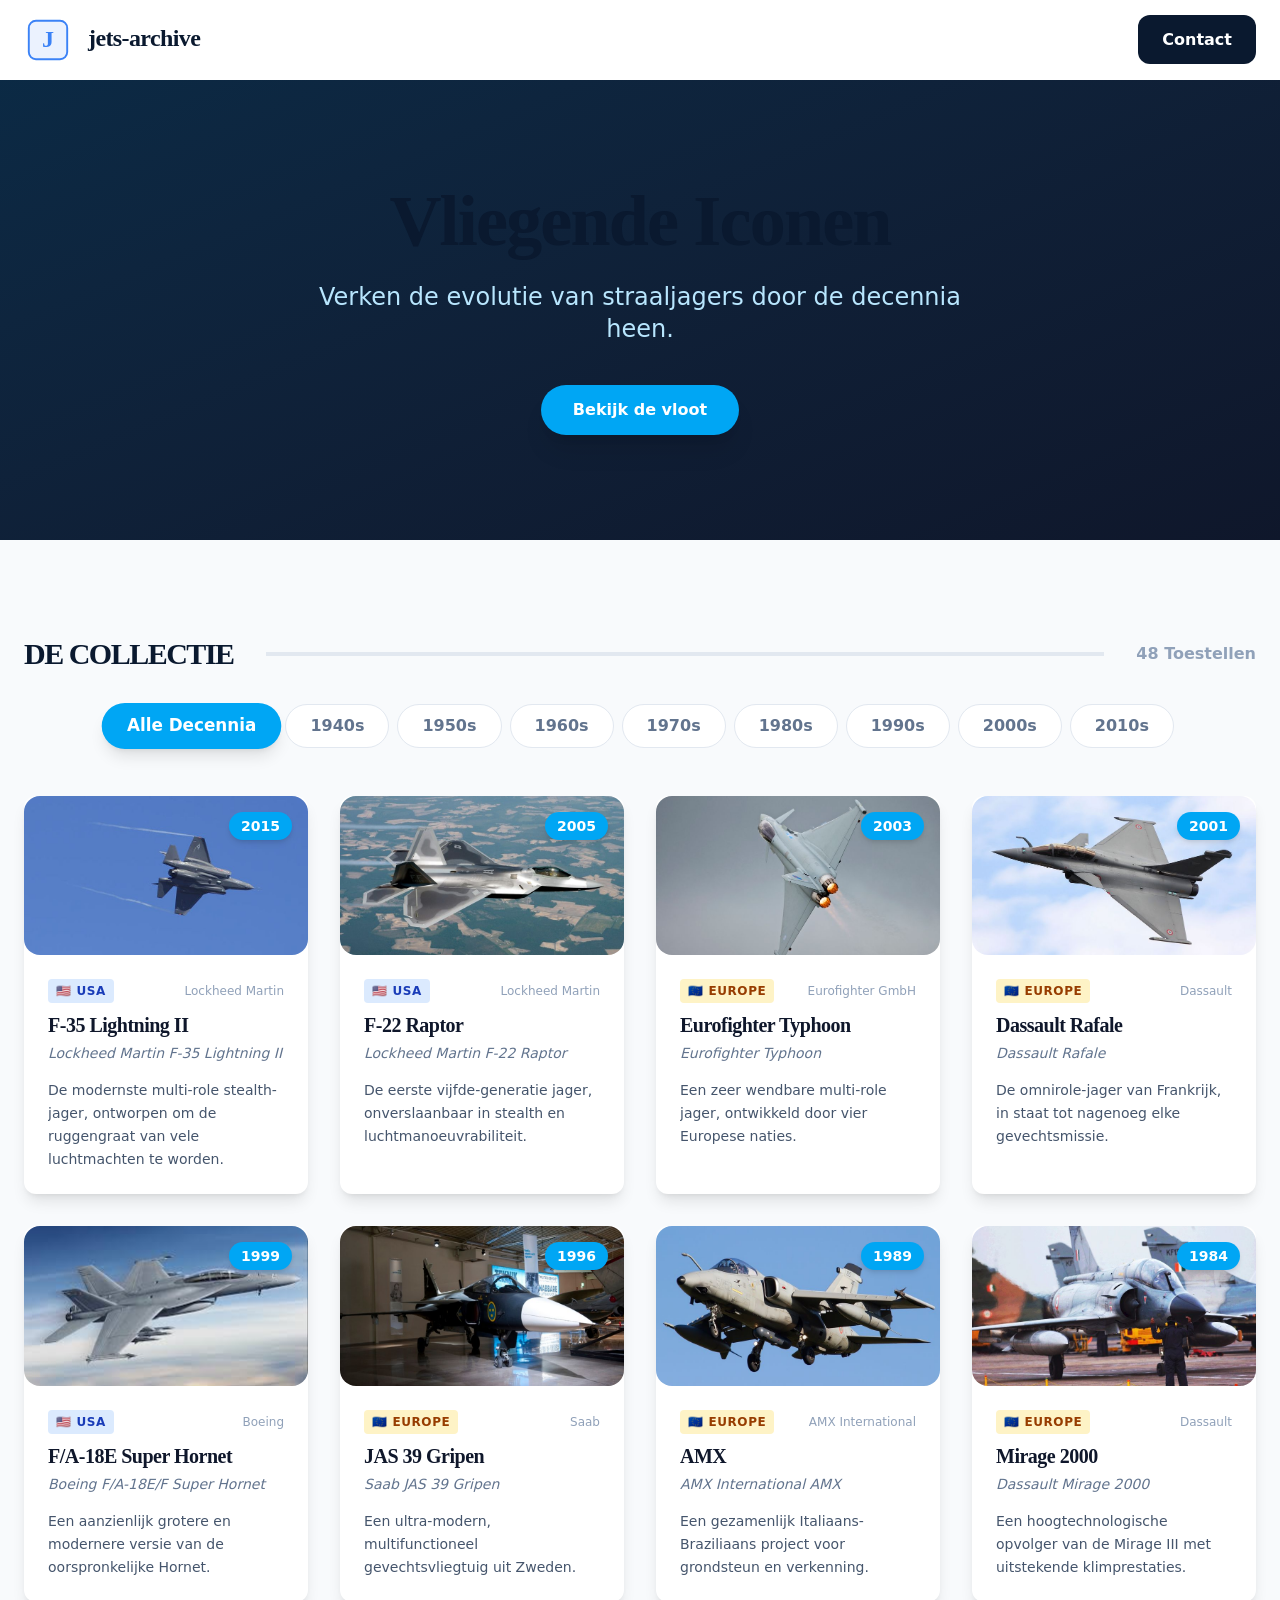
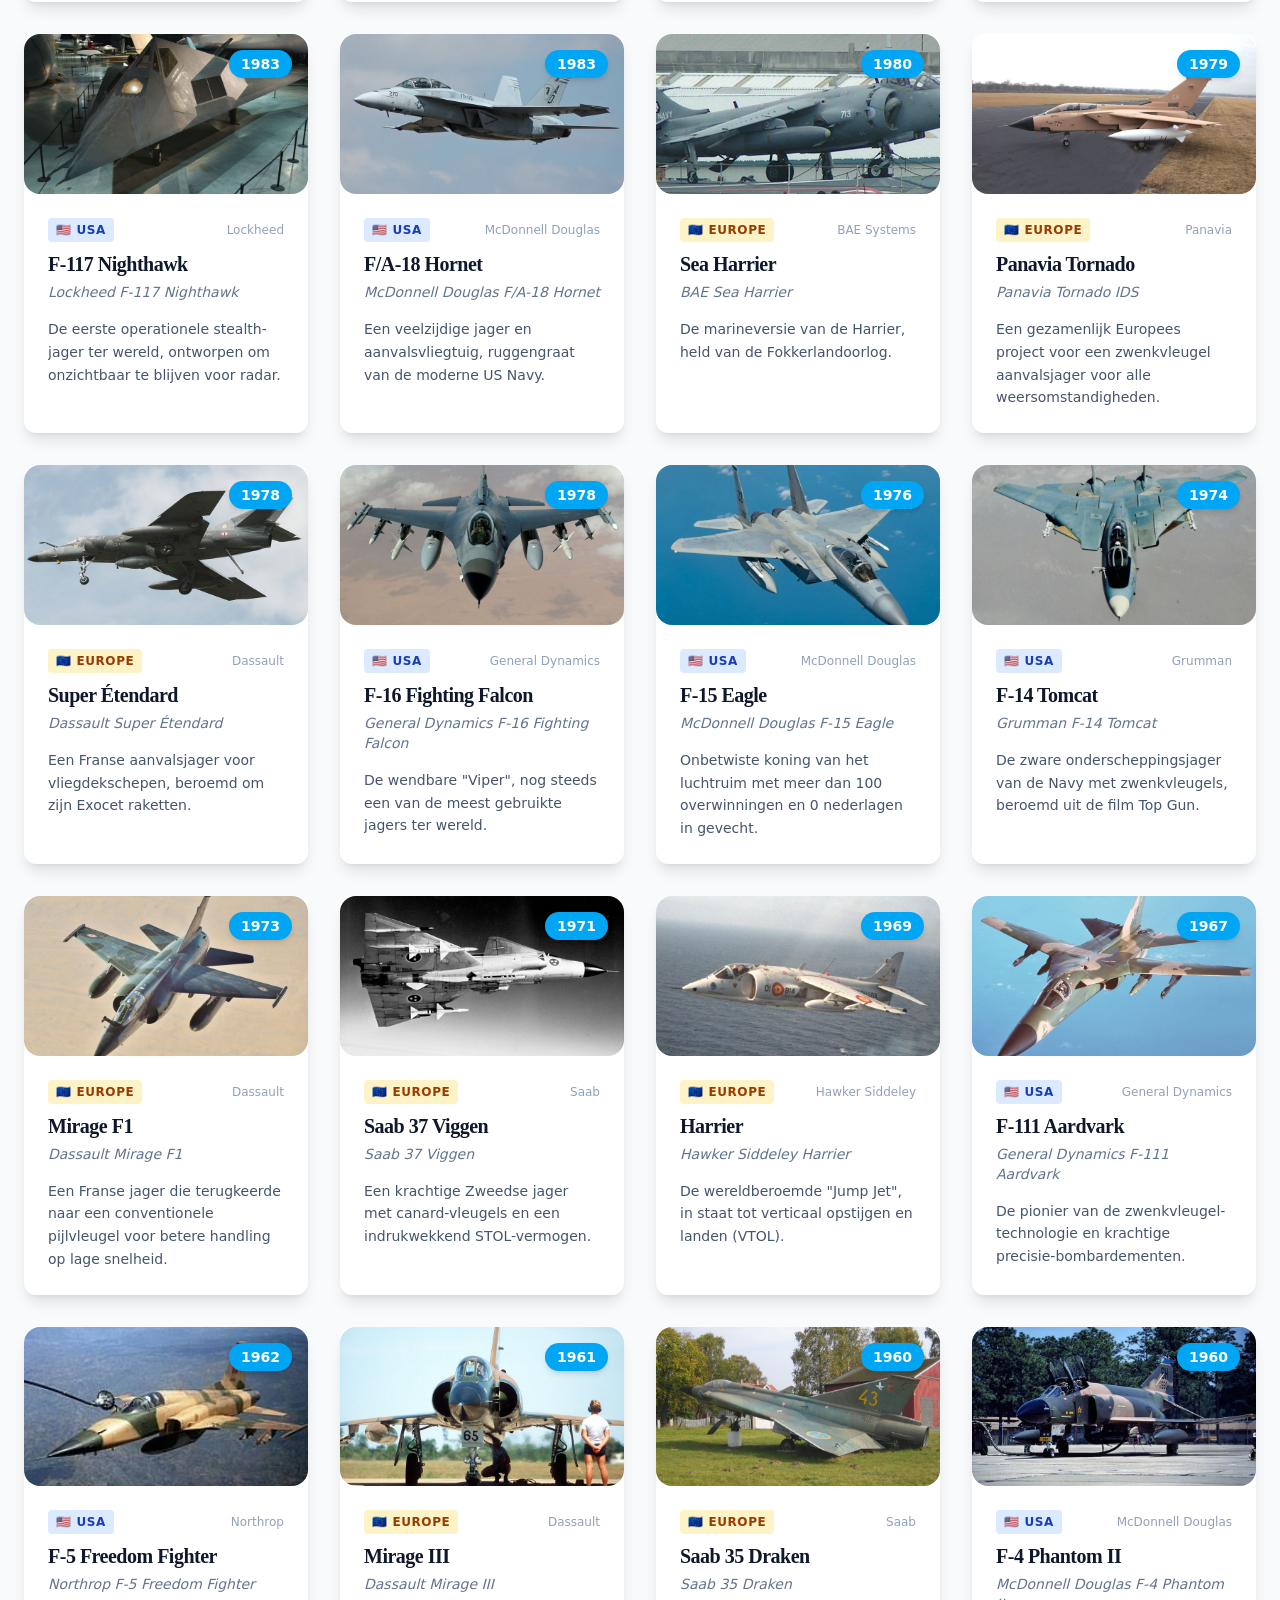
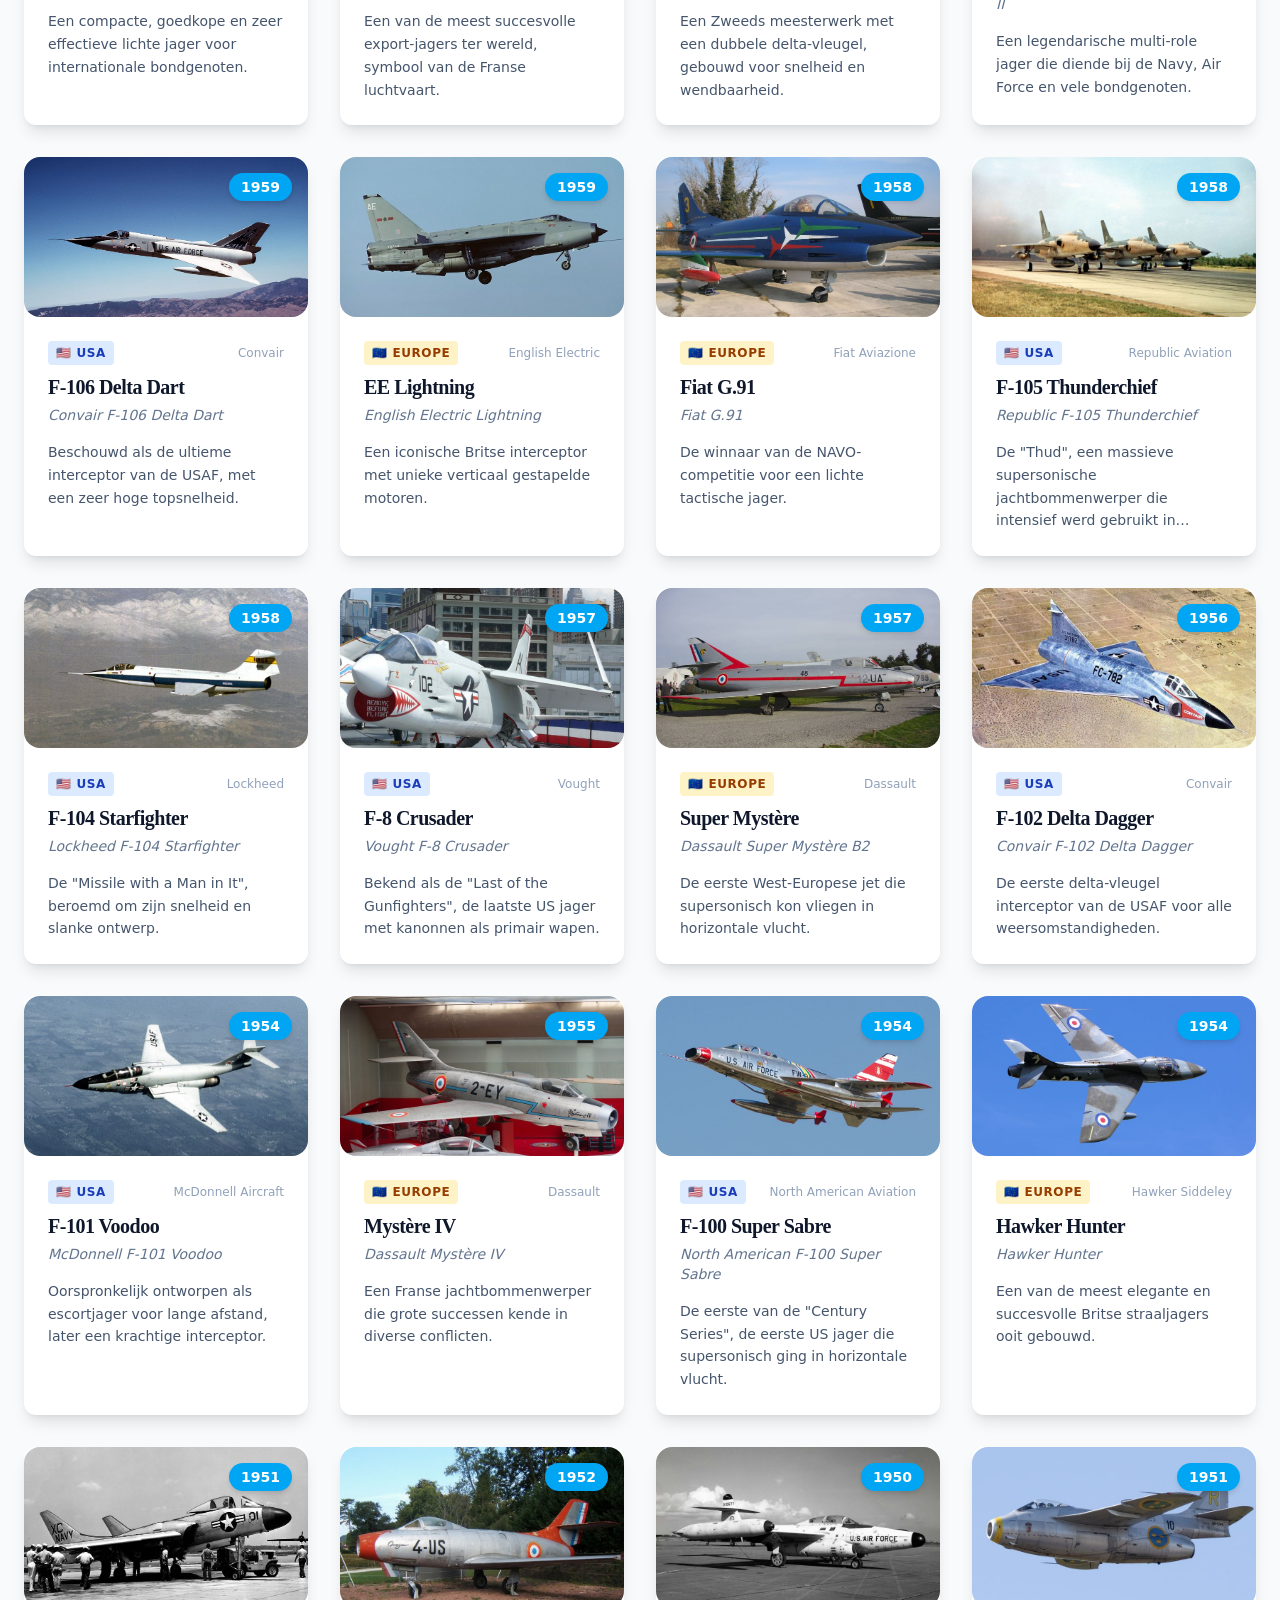
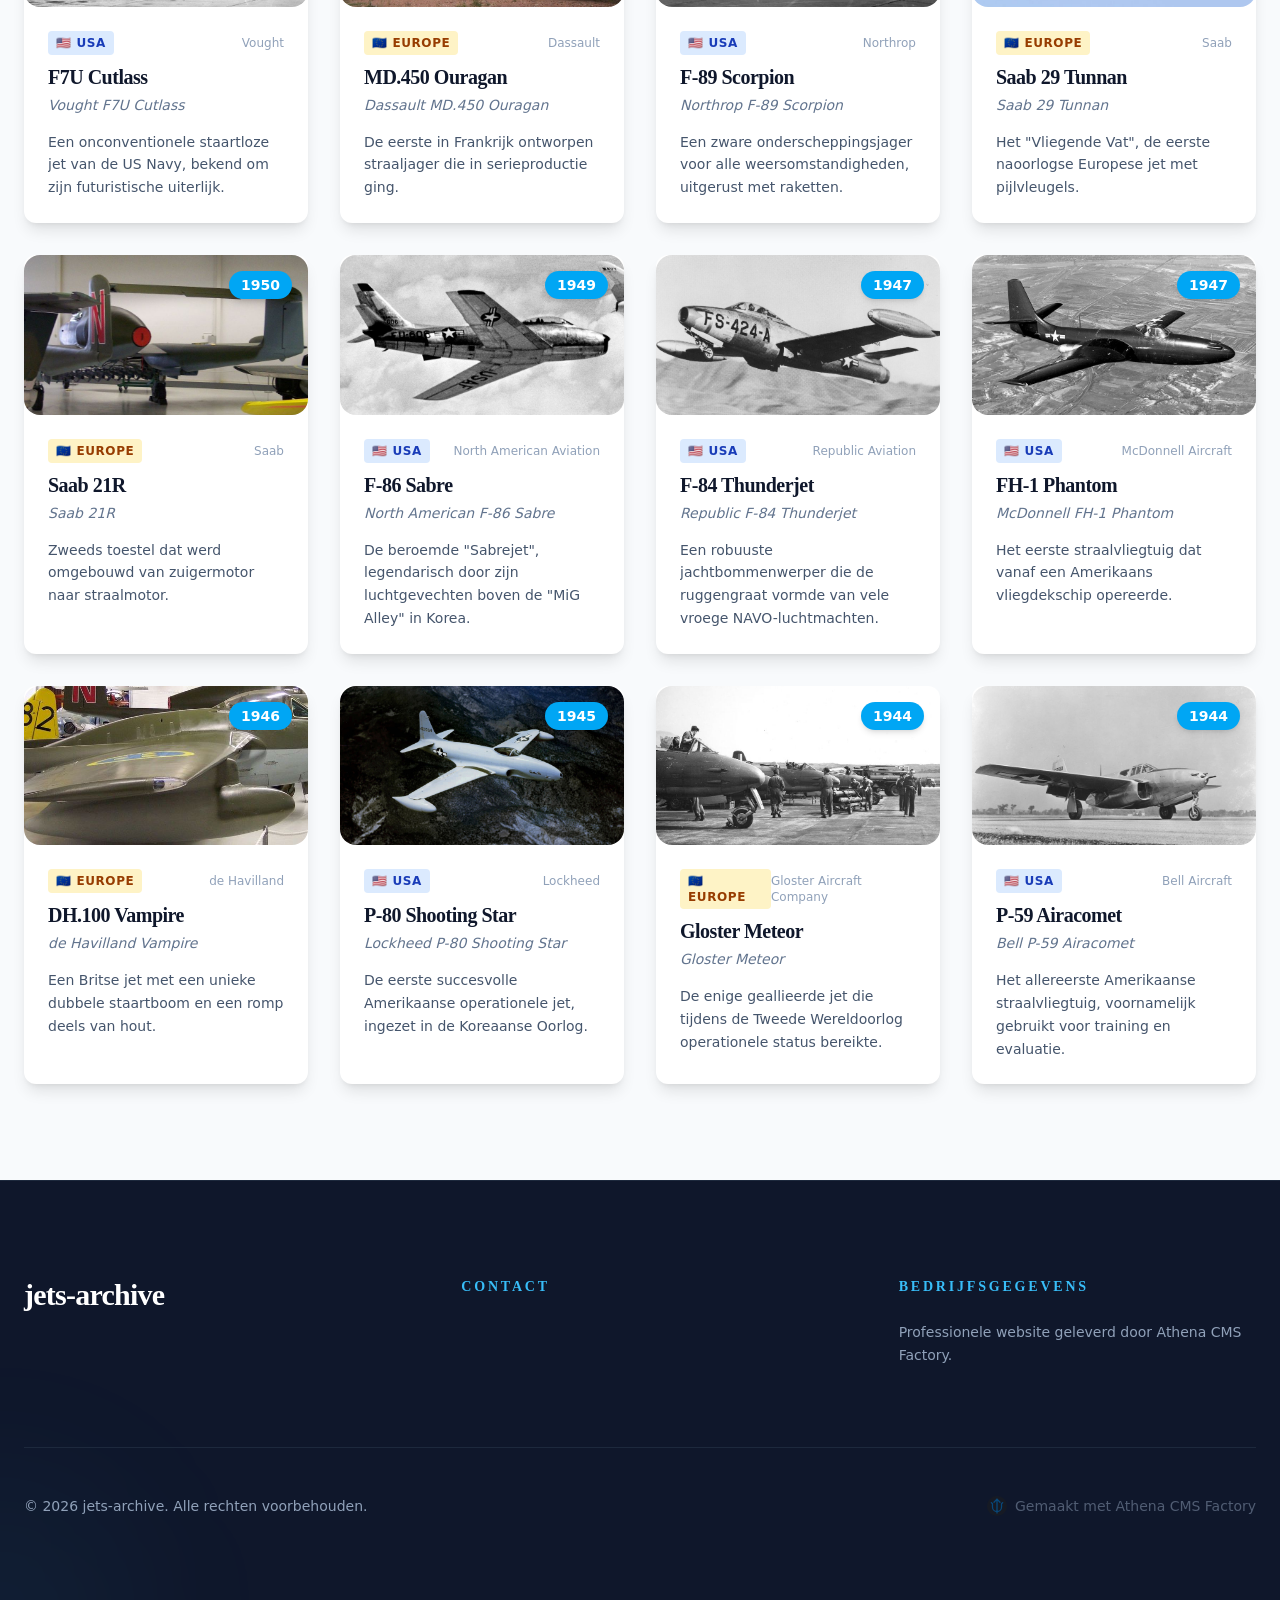
<file: index.html>
<!DOCTYPE html>
<html lang="nl">
  <head>
    <meta charset="UTF-8" />
    <link rel="icon" type="image/svg+xml" href="./athena-icon.svg" />
    <meta name="viewport" content="width=device-width, initial-scale=1.0, maximum-scale=1.0, user-scalable=no" />
    <meta name="theme-color" content="#0f172a" />
    <meta name="mobile-web-app-capable" content="yes" />
    <meta name="apple-mobile-web-app-status-bar-style" content="black-translucent" />
    <link rel="apple-touch-icon" href="./athena-icon.svg" />
    <link rel="manifest" href="./manifest.json" />
    <meta name="description" content="Verken de evolutie van straaljagers door de decennia heen." />
    <meta name="keywords" content="athena, cms, jets, archive, history" />
    <!-- Open Graph / Facebook -->
    <meta property="og:type" content="website" />
    <meta property="og:title" content="jets-archive" />
    <meta property="og:description" content="Verken de evolutie van straaljagers door de decennia heen." />
    <meta property="og:image" content="./og-image.jpg" />
    
    <!-- Font Awesome for Icons -->
    <link rel="stylesheet" href="https://cdnjs.cloudflare.com/ajax/libs/font-awesome/6.5.1/css/all.min.css" />
    <title>jets-archive</title>
    
    <!-- LocalBusiness Schema (JSON-LD) -->
    <script type="application/ld+json">
    {
      "@context": "https://schema.org",
      "@type": "LocalBusiness",
      "name": "jets-archive",
      "description": "Verken de evolutie van straaljagers door de decennia heen."
    }
    </script>
    <script type="module" crossorigin src="./assets/index-DV7ULi7_.js"></script>
    <link rel="stylesheet" crossorigin href="./assets/index-CZ8hXWpa.css">
  </head>
  <body>
    <div id="root"></div>
    <script>
      if ('serviceWorker' in navigator && window.self === window.top) {
        window.addEventListener('load', () => {
          navigator.serviceWorker.register('./sw.js').catch(err => console.log('SW registration failed: ', err));
        });
      }
    </script>
  </body>
</html>
</file>
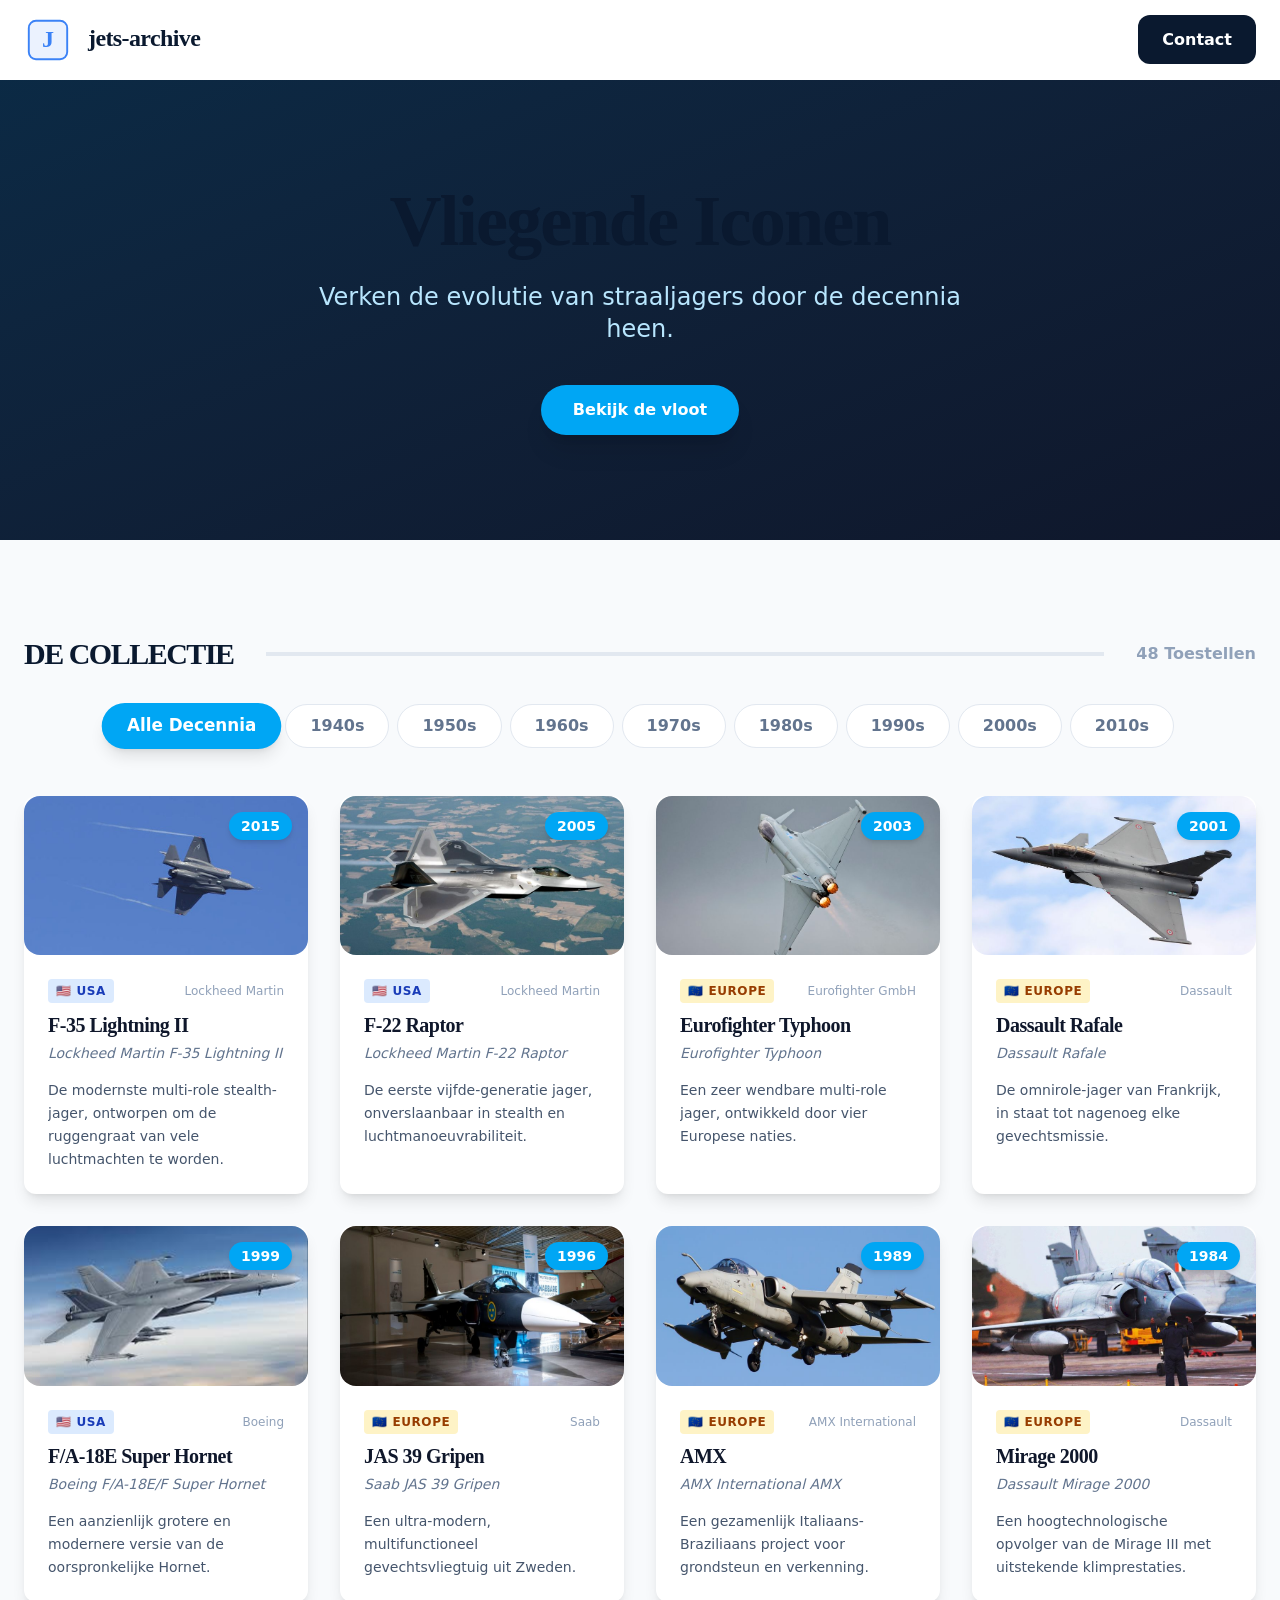
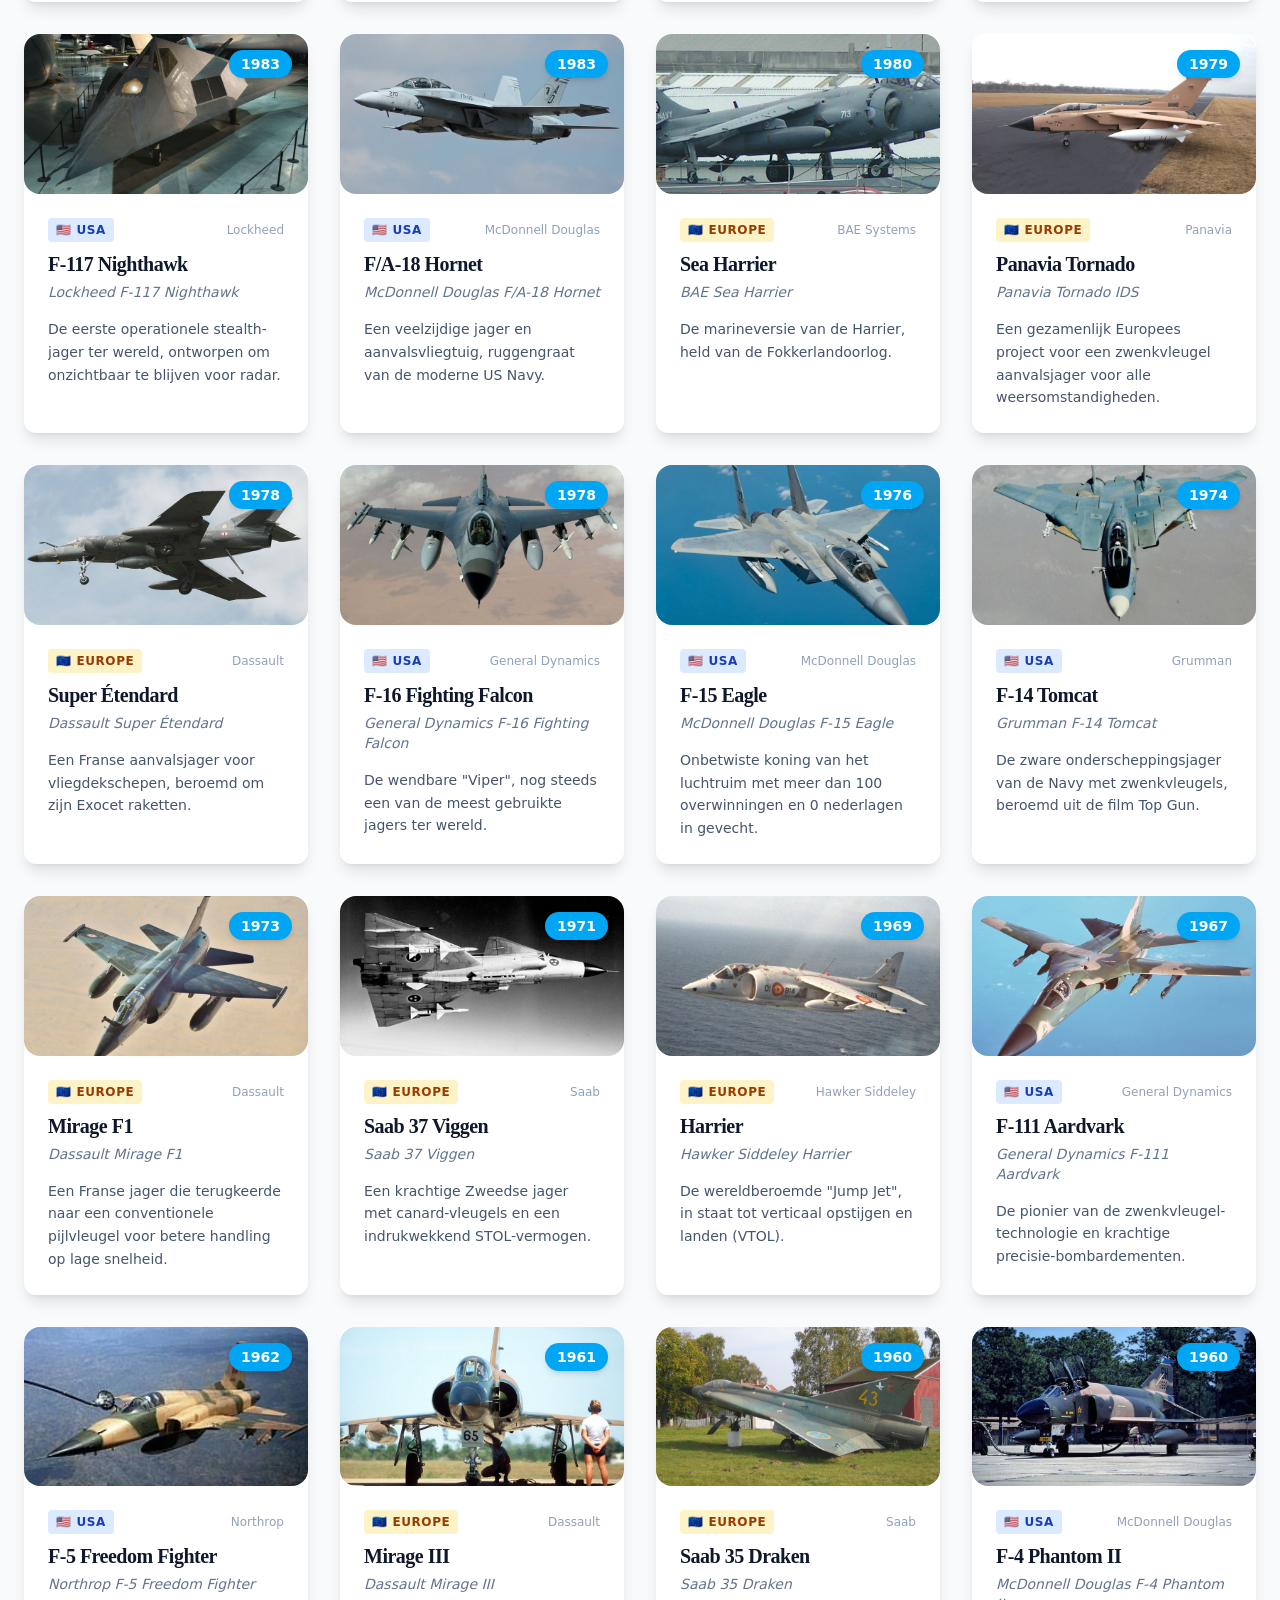
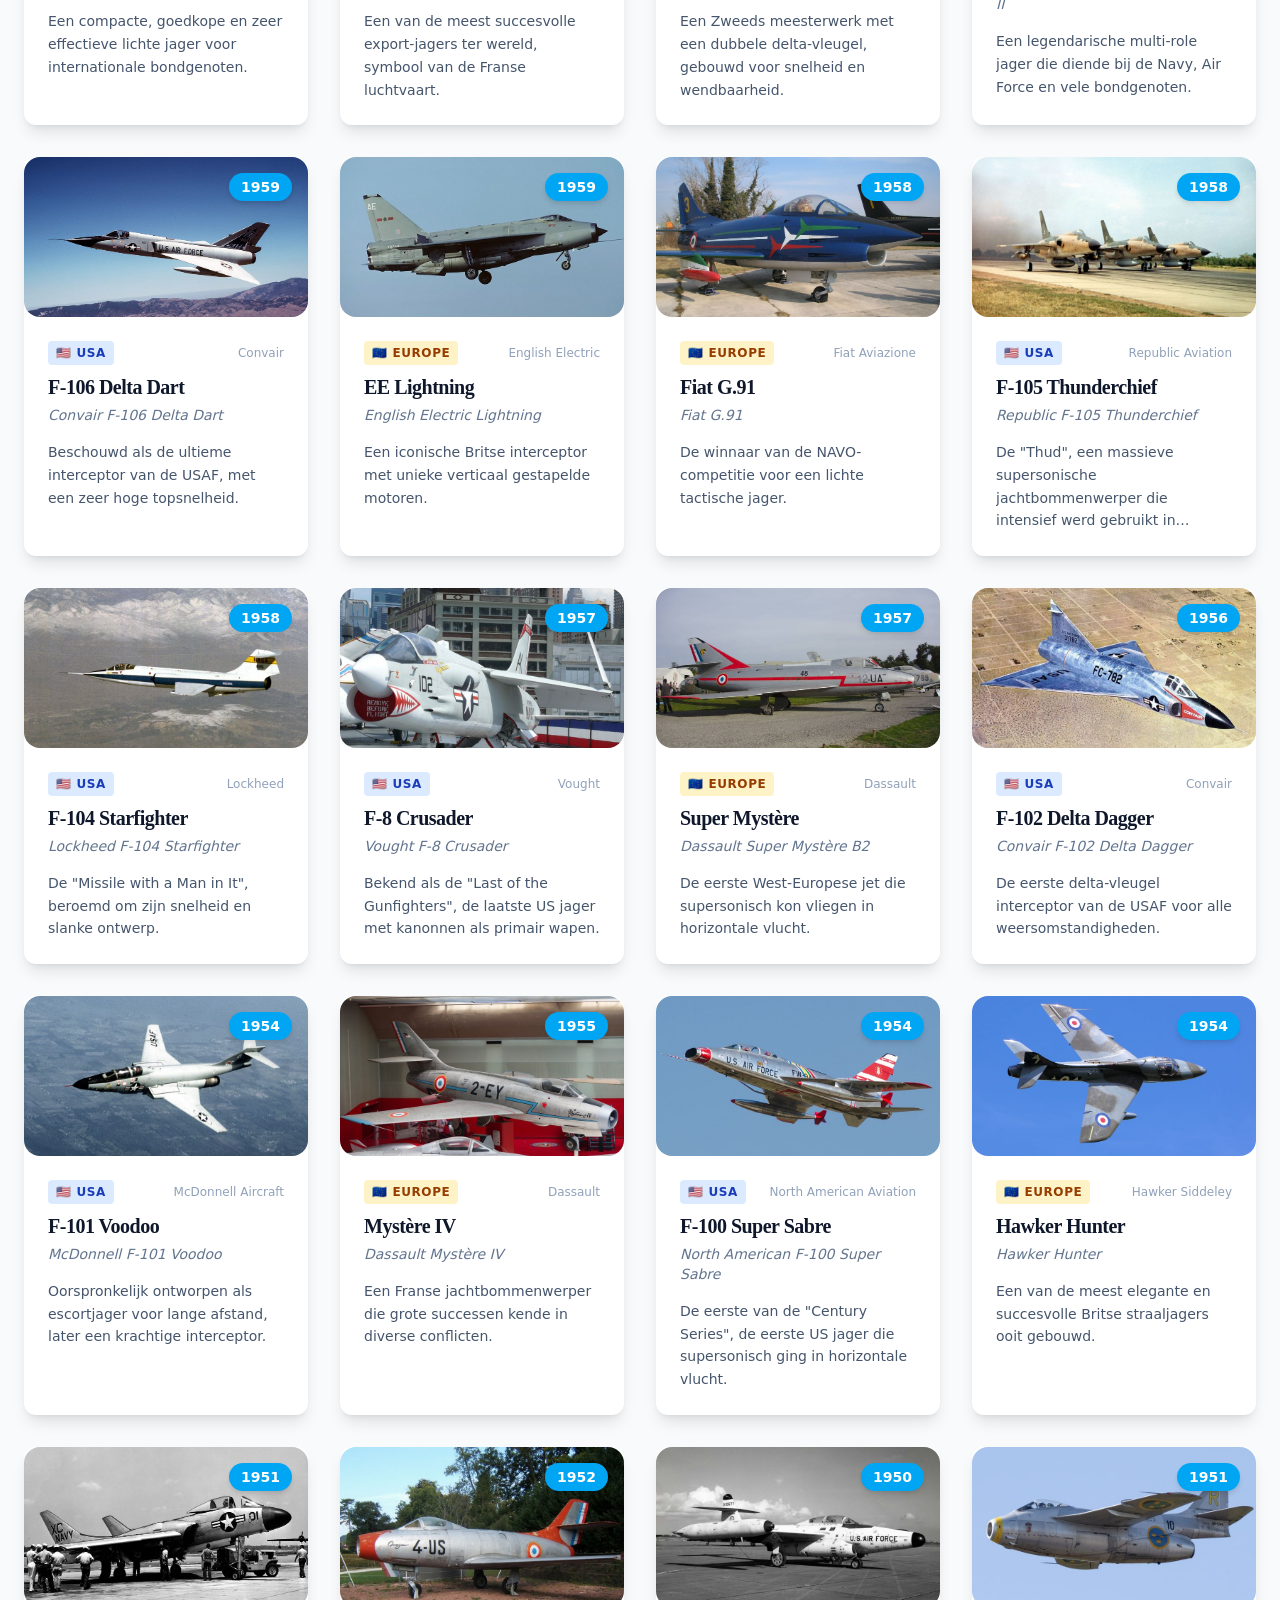
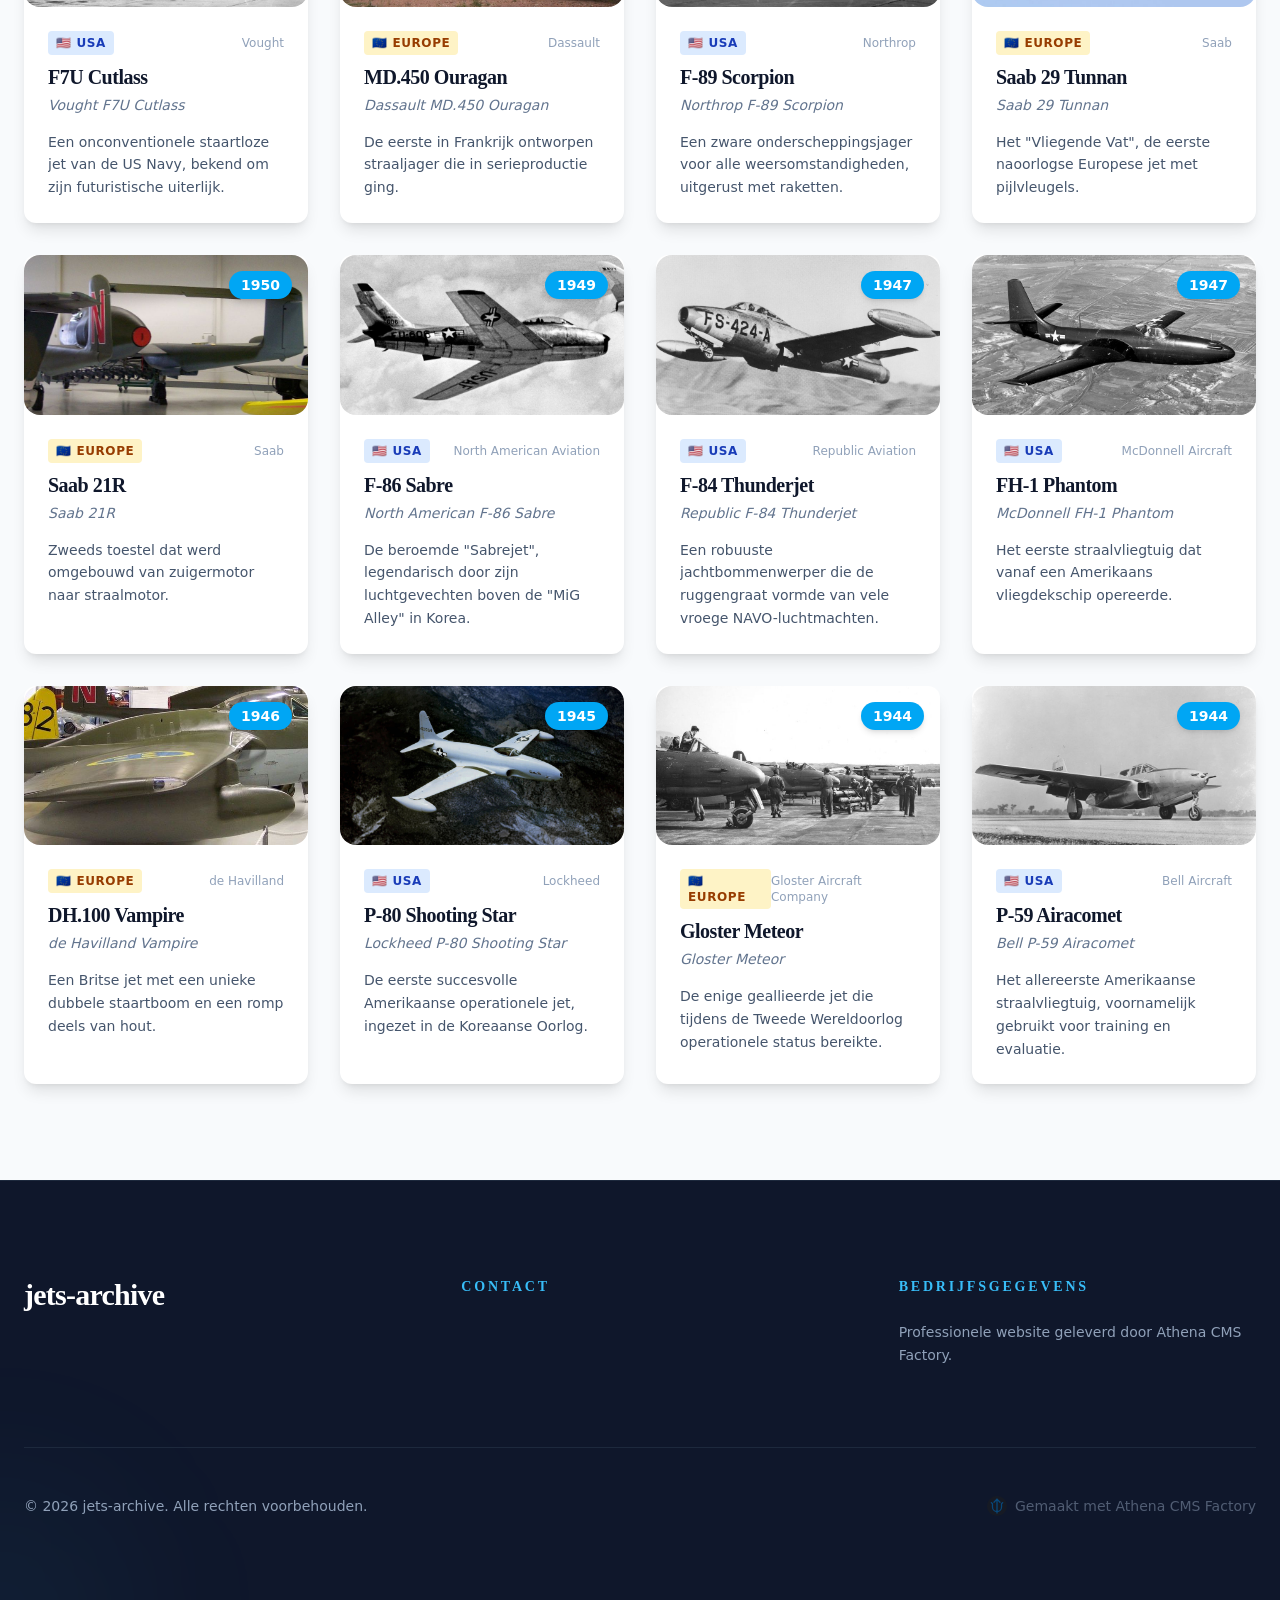
<file: preview/index.html>
<!DOCTYPE html>
<html lang="nl">
  <head>
    <meta charset="UTF-8" />
    <link rel="icon" type="image/svg+xml" href="./athena-icon.svg" />
    <meta name="viewport" content="width=device-width, initial-scale=1.0, maximum-scale=1.0, user-scalable=no" />
    <meta name="theme-color" content="#0f172a" />
    <meta name="mobile-web-app-capable" content="yes" />
    <meta name="apple-mobile-web-app-status-bar-style" content="black-translucent" />
    <link rel="apple-touch-icon" href="./athena-icon.svg" />
    <link rel="manifest" href="./manifest.json" />
    <meta name="description" content="Verken de evolutie van straaljagers door de decennia heen." />
    <meta name="keywords" content="athena, cms, jets, archive, history" />
    <!-- Open Graph / Facebook -->
    <meta property="og:type" content="website" />
    <meta property="og:title" content="jets-archive" />
    <meta property="og:description" content="Verken de evolutie van straaljagers door de decennia heen." />
    <meta property="og:image" content="./og-image.jpg" />
    
    <!-- Font Awesome for Icons -->
    <link rel="stylesheet" href="https://cdnjs.cloudflare.com/ajax/libs/font-awesome/6.5.1/css/all.min.css" />
    <title>jets-archive</title>
    
    <!-- LocalBusiness Schema (JSON-LD) -->
    <script type="application/ld+json">
    {
      "@context": "https://schema.org",
      "@type": "LocalBusiness",
      "name": "jets-archive",
      "description": "Verken de evolutie van straaljagers door de decennia heen."
    }
    </script>
    <script type="module" crossorigin src="./assets/index-DBy_thHr.js"></script>
    <link rel="stylesheet" crossorigin href="./assets/index-CZ8hXWpa.css">
  </head>
  <body>
    <div id="root"></div>
    <script>
      if ('serviceWorker' in navigator && window.self === window.top) {
        window.addEventListener('load', () => {
          navigator.serviceWorker.register('./sw.js').catch(err => console.log('SW registration failed: ', err));
        });
      }
    </script>
  </body>
</html>
</file>
